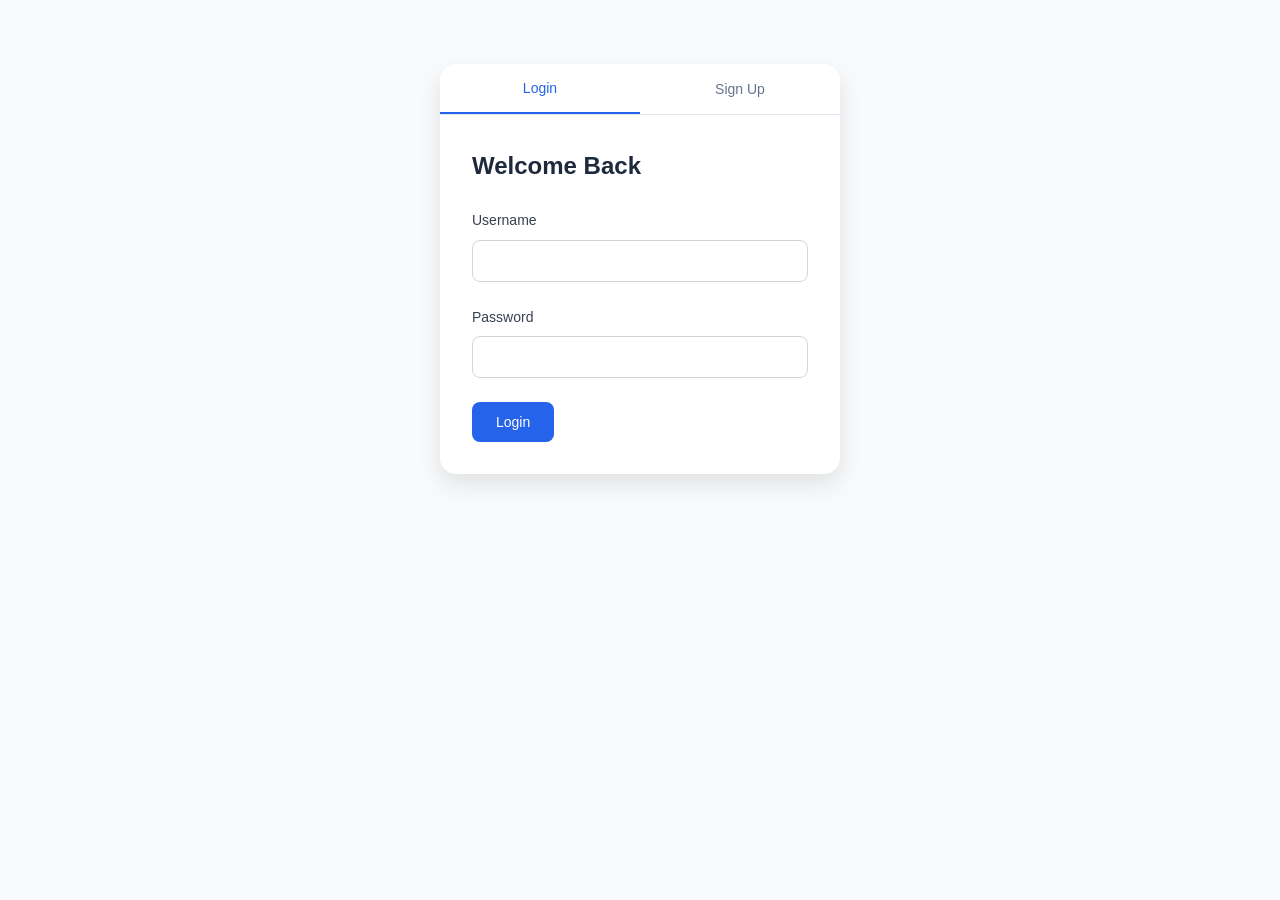
<file: templates/index.html>
<!DOCTYPE html>
<html lang="en">
<head>
    <meta charset="UTF-8">
    <meta name="viewport" content="width=device-width, initial-scale=1.0">
    <title>Log Analytics Platform</title>
    <link rel="stylesheet" href="/static/css/style.css">
</head>
<body>
    <div class="container">
        <div class="auth-container">
            <div class="auth-tabs">
                <button class="tab-btn active" onclick="showTab('login')">Login</button>
                <button class="tab-btn" onclick="showTab('signup')">Sign Up</button>
            </div>
            
            <div id="login" class="auth-form active">
                <h2>Welcome Back</h2>
                <form id="loginForm">
                    <div class="form-group">
                        <label for="loginUsername">Username</label>
                        <input type="text" id="loginUsername" name="username" required>
                    </div>
                    <div class="form-group">
                        <label for="loginPassword">Password</label>
                        <input type="password" id="loginPassword" name="password" required>
                    </div>
                    <button type="submit" class="btn-primary">Login</button>
                </form>
            </div>
            
            <div id="signup" class="auth-form">
                <h2>Create Account</h2>
                <form id="signupForm">
                    <div class="form-group">
                        <label for="signupUsername">Username</label>
                        <input type="text" id="signupUsername" name="username" required minlength="3" maxlength="50">
                    </div>
                    <div class="form-group">
                        <label for="signupPassword">Password</label>
                        <input type="password" id="signupPassword" name="password" required minlength="6">
                    </div>
                    <button type="submit" class="btn-primary">Sign Up</button>
                </form>
            </div>
        </div>
    </div>
    
    <script src="/static/js/auth.js"></script>
</body>
</html>
</file>
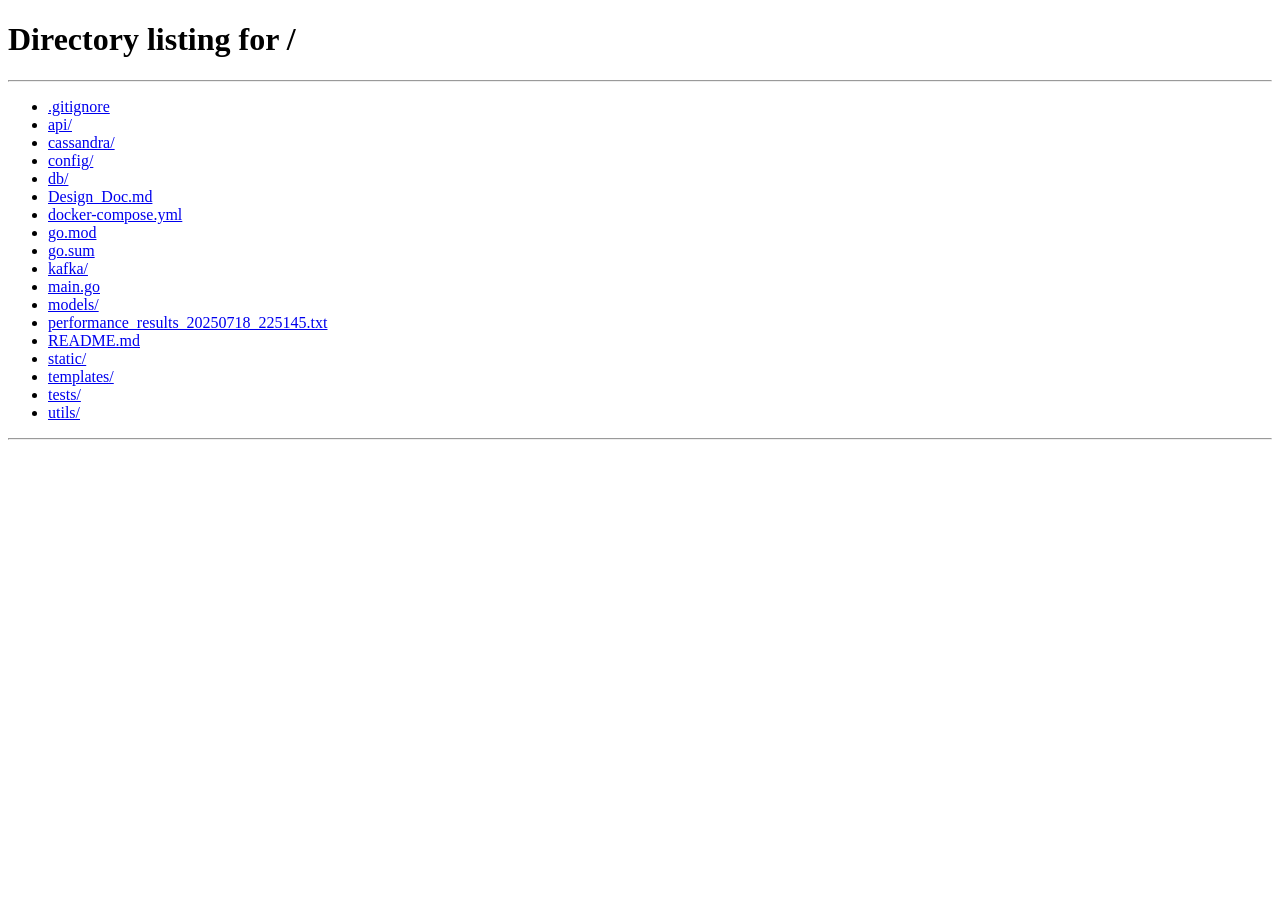
<file: templates/dashboard.html>
<!DOCTYPE html>
<html lang="en">
<head>
    <meta charset="UTF-8">
    <meta name="viewport" content="width=device-width, initial-scale=1.0">
    <title>Dashboard - Log Analytics Platform</title>
    <link rel="stylesheet" href="/static/css/style.css">
</head>
<body>
    <nav class="navbar">
        <div class="nav-container">
            <div class="nav-brand">
                <h1>Log Analytics</h1>
            </div>
            <div class="nav-user">
                <span id="username"></span>
                <button onclick="logout()" class="btn-secondary">Logout</button>
            </div>
        </div>
    </nav>

    <div class="container">
        <div class="dashboard-header">
            <h2>Welcome, <span id="userDisplayName"></span>!</h2>
            <button onclick="showCreateProjectModal()" class="btn-primary">+ New Project</button>
        </div>

        <div class="projects-section">
            <h3>Your Projects</h3>
            <div id="projectsList" class="projects-grid">
                <!-- Projects will be loaded here -->
            </div>
        </div>
    </div>

    <!-- Create Project Modal -->
    <div id="createProjectModal" class="modal">
        <div class="modal-content">
            <div class="modal-header">
                <h3>Create New Project</h3>
                <span class="close" onclick="closeCreateProjectModal()">&times;</span>
            </div>
            <form id="createProjectForm">
                <div class="form-group">
                    <label for="projectName">Project Name</label>
                    <input type="text" id="projectName" name="name" required maxlength="100">
                </div>
                <div class="form-group">
                    <label for="searchableKeys">Searchable Keys (comma-separated)</label>
                    <input type="text" id="searchableKeys" name="searchable_keys" placeholder="e.g., user_id, session_id, error_type">
                    <small style="color: #6b7280; font-size: 0.875rem;">
                        These keys will be used for filtering. Your log data can include any key-value pairs.
                    </small>
                </div>
                <div class="form-group">
                    <label for="ttl">TTL (optional)</label>
                    <input type="text" id="ttl" name="ttl" placeholder="e.g., 30d, 24h">
                </div>
                <div class="modal-actions">
                    <button type="button" onclick="closeCreateProjectModal()" class="btn-secondary">Cancel</button>
                    <button type="submit" class="btn-primary">Create Project</button>
                </div>
            </form>
        </div>
    </div>

    <script src="/static/js/dashboard.js"></script>
</body>
</html>
</file>
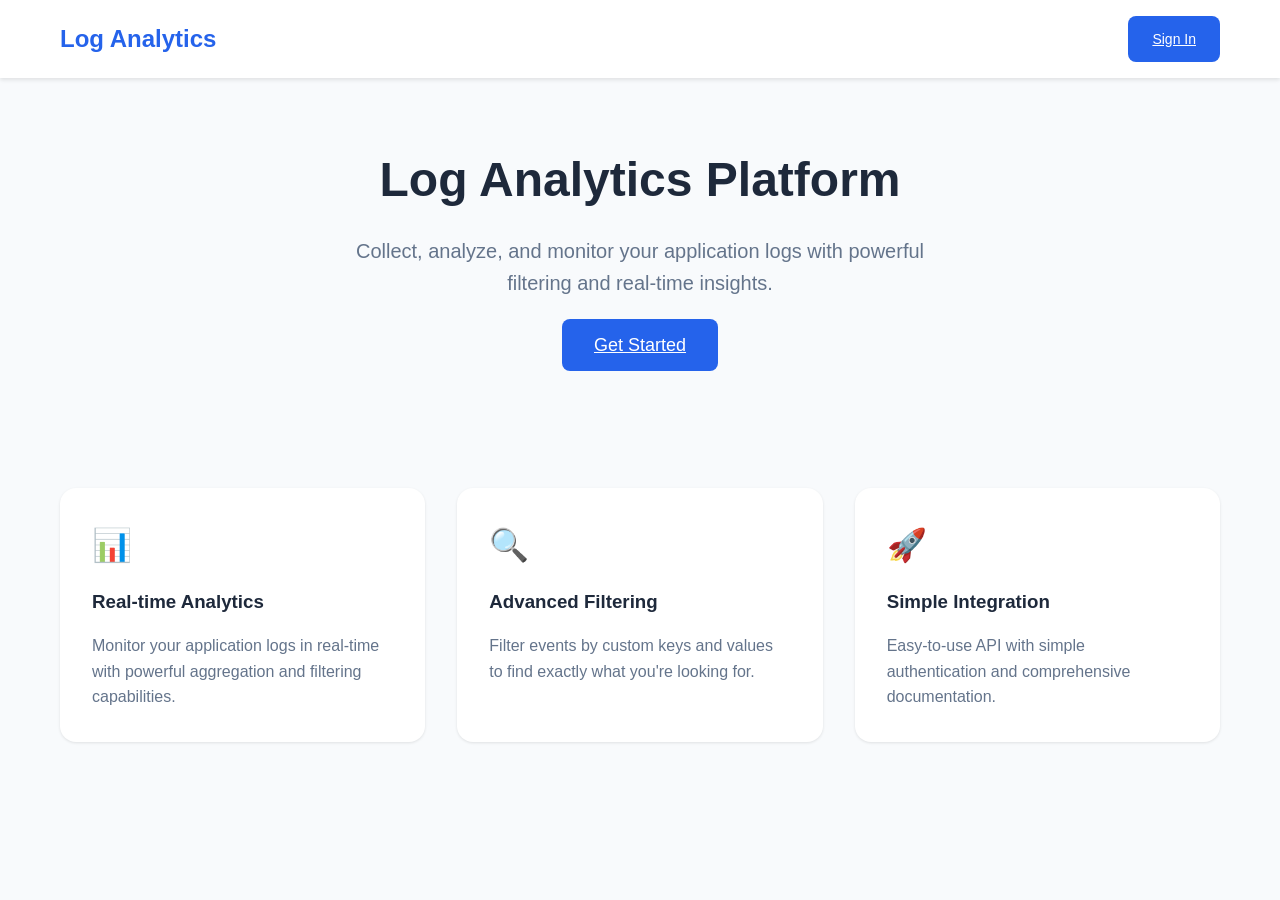
<file: templates/home.html>
<!DOCTYPE html>
<html lang="en">
<head>
    <meta charset="UTF-8">
    <meta name="viewport" content="width=device-width, initial-scale=1.0">
    <title>Log Analytics Platform</title>
    <link rel="stylesheet" href="/static/css/style.css">
</head>
<body>
    <nav class="navbar">
        <div class="nav-container">
            <div class="nav-brand">
                <h1>Log Analytics</h1>
            </div>
            <div class="nav-user">
                <a href="/login" class="btn-primary">Sign In</a>
            </div>
        </div>
    </nav>

    <div class="container">
        <div class="hero-section" style="text-align: center; padding: 4rem 0;">
            <h1 style="font-size: 3rem; color: #1e293b; margin-bottom: 1rem;">
                Log Analytics Platform
            </h1>
            <p style="font-size: 1.25rem; color: #64748b; margin-bottom: 2rem; max-width: 600px; margin-left: auto; margin-right: auto;">
                Collect, analyze, and monitor your application logs with powerful filtering and real-time insights.
            </p>
            <a href="/login" class="btn-primary" style="font-size: 1.125rem; padding: 1rem 2rem;">
                Get Started
            </a>
        </div>

        <div class="features-section" style="display: grid; grid-template-columns: repeat(auto-fit, minmax(300px, 1fr)); gap: 2rem; margin: 4rem 0;">
            <div class="feature-card" style="background: white; padding: 2rem; border-radius: 1rem; box-shadow: 0 1px 3px rgba(0,0,0,0.1);">
                <div style="font-size: 2rem; margin-bottom: 1rem;">📊</div>
                <h3 style="color: #1e293b; margin-bottom: 1rem;">Real-time Analytics</h3>
                <p style="color: #64748b;">Monitor your application logs in real-time with powerful aggregation and filtering capabilities.</p>
            </div>
            
            <div class="feature-card" style="background: white; padding: 2rem; border-radius: 1rem; box-shadow: 0 1px 3px rgba(0,0,0,0.1);">
                <div style="font-size: 2rem; margin-bottom: 1rem;">🔍</div>
                <h3 style="color: #1e293b; margin-bottom: 1rem;">Advanced Filtering</h3>
                <p style="color: #64748b;">Filter events by custom keys and values to find exactly what you're looking for.</p>
            </div>
            
            <div class="feature-card" style="background: white; padding: 2rem; border-radius: 1rem; box-shadow: 0 1px 3px rgba(0,0,0,0.1);">
                <div style="font-size: 2rem; margin-bottom: 1rem;">🚀</div>
                <h3 style="color: #1e293b; margin-bottom: 1rem;">Simple Integration</h3>
                <p style="color: #64748b;">Easy-to-use API with simple authentication and comprehensive documentation.</p>
            </div>
        </div>
    </div>
</body>
</html>
</file>
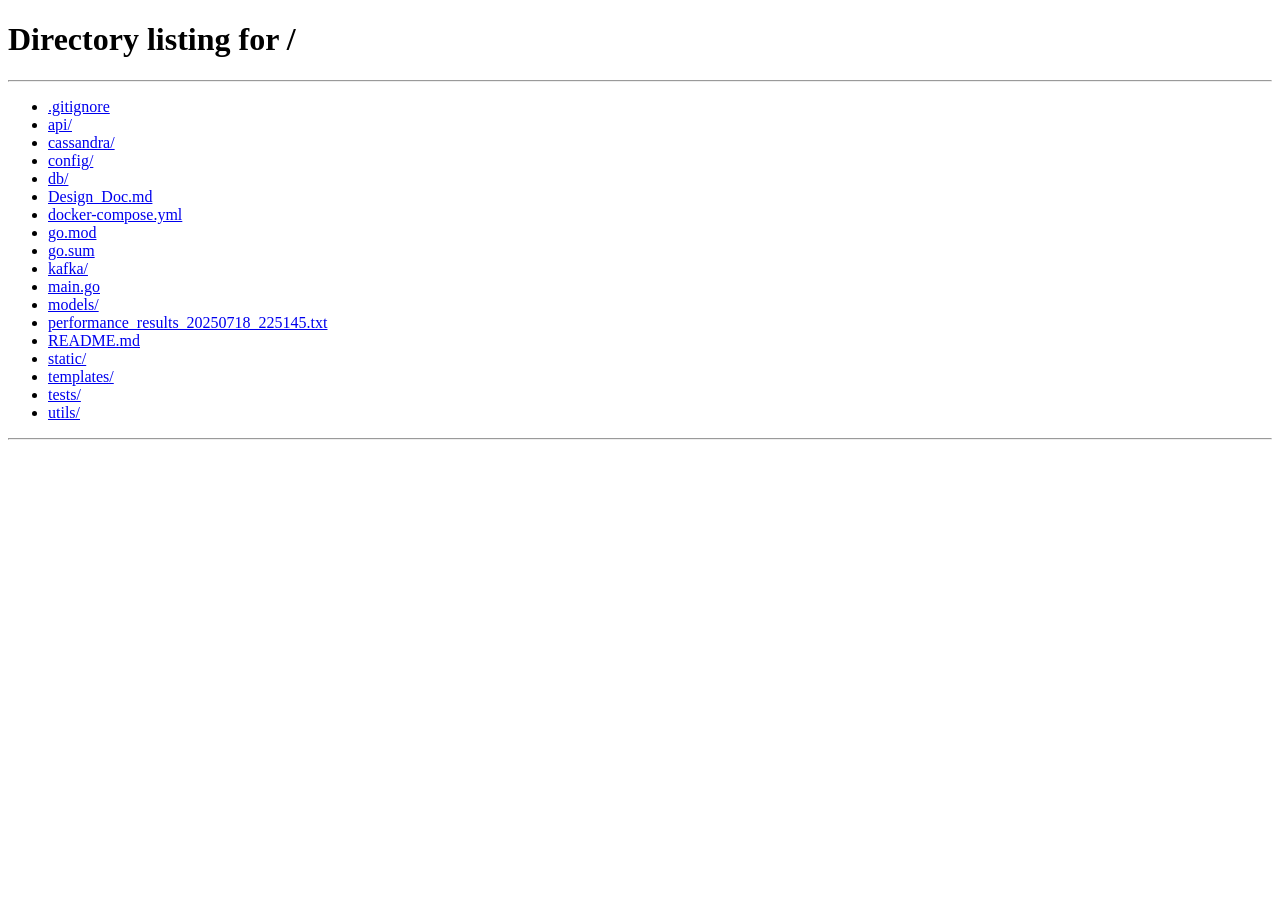
<file: templates/project.html>
<!DOCTYPE html>
<html lang="en">
<head>
    <meta charset="UTF-8">
    <meta name="viewport" content="width=device-width, initial-scale=1.0">
    <title>Project Details - Log Analytics Platform</title>
    <link rel="stylesheet" href="/static/css/style.css">
</head>
<body>
    <nav class="navbar">
        <div class="nav-container">
            <div class="nav-brand">
                <h1><a href="/dashboard" class="nav-link">Log Analytics</a></h1>
            </div>
            <div class="nav-user">
                <span id="username"></span>
                <button onclick="logout()" class="btn-secondary">Logout</button>
            </div>
        </div>
    </nav>

    <div class="container">
        <div class="project-header">
            <div class="breadcrumb">
                <a href="/dashboard">Dashboard</a> / <span id="projectName">Loading...</span>
            </div>
            <h2 id="projectTitle">Loading...</h2>
        </div>

        <div class="project-details">
            <div class="project-info">
                <div class="info-card">
                    <h3>Project Information</h3>
                    <div class="info-item">
                        <label>Project ID:</label>
                        <span id="projectId">Loading...</span>
                    </div>
                    <div class="info-item">
                        <label>Created:</label>
                        <span id="projectCreated">Loading...</span>
                    </div>
                    <div class="info-item">
                        <label>TTL:</label>
                        <span id="projectTtl">Loading...</span>
                    </div>
                </div>

                <div class="info-card">
                    <h3>API Key</h3>
                    <div class="api-key-container">
                        <input type="text" id="apiKey" readonly>
                        <button onclick="copyApiKey()" class="btn-secondary">Copy</button>
                    </div>
                    <p class="api-key-note">Use this API key to submit logs to this project</p>
                </div>

                <div class="info-card">
                    <h3>Searchable Keys</h3>
                    <div id="searchableKeys" class="keys-list">
                        <span>Loading...</span>
                    </div>
                </div>
            </div>
        </div>

        <div class="events-section">
            <div class="events-header">
                <h3>Events</h3>
                <div class="filters">
                    <div class="filter-group">
                        <label>Filter by keys:</label>
                        <div id="keyFilters" class="key-filters">
                            <span>Loading...</span>
                        </div>
                    </div>
                    <button onclick="clearFilters()" class="btn-secondary">Clear Filters</button>
                </div>
            </div>

            <div class="events-table-container">
                <table class="events-table">
                    <thead>
                        <tr>
                            <th>Event Name</th>
                            <th>Last Occurrence</th>
                            <th>Count</th>
                            <th>Actions</th>
                        </tr>
                    </thead>
                    <tbody id="eventsTableBody">
                        <tr>
                            <td colspan="4" style="text-align: center; padding: 2rem;">
                                Loading events...
                            </td>
                        </tr>
                    </tbody>
                </table>
            </div>
        </div>
    </div>

    <!-- Event Details Modal -->
    <div id="eventModal" class="modal">
        <div class="modal-content">
            <div class="modal-header">
                <h3 id="eventModalTitle">Event Details</h3>
                <span class="close" onclick="closeEventModal()">&times;</span>
            </div>
            <div class="modal-body">
                <div class="event-navigation">
                    <button onclick="previousEvent()" class="btn-secondary">Previous</button>
                    <span id="eventCounter">1 of 1</span>
                    <button onclick="nextEvent()" class="btn-secondary">Next</button>
                </div>
                <div id="eventDetails">
                    <p>Loading event details...</p>
                </div>
            </div>
        </div>
    </div>

    <script src="/static/js/project.js"></script>
</body>
</html>
</file>
<file: static/css/style.css>
/* Reset and base styles */
* {
    margin: 0;
    padding: 0;
    box-sizing: border-box;
}

body {
    font-family: -apple-system, BlinkMacSystemFont, 'Segoe UI', Roboto, Oxygen, Ubuntu, Cantarell, sans-serif;
    line-height: 1.6;
    color: #333;
    background-color: #f8fafc;
}

.container {
    max-width: 1200px;
    margin: 0 auto;
    padding: 0 20px;
}

/* Navigation */
.navbar {
    background: white;
    box-shadow: 0 2px 4px rgba(0,0,0,0.1);
    padding: 1rem 0;
    position: sticky;
    top: 0;
    z-index: 100;
}

.nav-container {
    max-width: 1200px;
    margin: 0 auto;
    padding: 0 20px;
    display: flex;
    justify-content: space-between;
    align-items: center;
}

.nav-brand h1 {
    color: #2563eb;
    font-size: 1.5rem;
    font-weight: 700;
}

.nav-link {
    color: #2563eb;
    text-decoration: none;
}

.nav-user {
    display: flex;
    align-items: center;
    gap: 1rem;
}

/* Buttons */
.btn-primary {
    background: #2563eb;
    color: white;
    border: none;
    padding: 0.75rem 1.5rem;
    border-radius: 0.5rem;
    cursor: pointer;
    font-size: 0.875rem;
    font-weight: 500;
    transition: background-color 0.2s;
}

.btn-primary:hover {
    background: #1d4ed8;
}

.btn-secondary {
    background: #f1f5f9;
    color: #475569;
    border: 1px solid #e2e8f0;
    padding: 0.75rem 1.5rem;
    border-radius: 0.5rem;
    cursor: pointer;
    font-size: 0.875rem;
    font-weight: 500;
    transition: all 0.2s;
}

.btn-secondary:hover {
    background: #e2e8f0;
    border-color: #cbd5e1;
}

/* Authentication */
.auth-container {
    max-width: 400px;
    margin: 4rem auto;
    background: white;
    border-radius: 1rem;
    box-shadow: 0 10px 25px rgba(0,0,0,0.1);
    overflow: hidden;
}

.auth-tabs {
    display: flex;
    border-bottom: 1px solid #e2e8f0;
}

.tab-btn {
    flex: 1;
    padding: 1rem;
    background: none;
    border: none;
    cursor: pointer;
    font-size: 0.875rem;
    font-weight: 500;
    color: #64748b;
    transition: all 0.2s;
}

.tab-btn.active {
    color: #2563eb;
    border-bottom: 2px solid #2563eb;
}

.auth-form {
    padding: 2rem;
    display: none;
}

.auth-form.active {
    display: block;
}

.auth-form h2 {
    margin-bottom: 1.5rem;
    color: #1e293b;
    font-size: 1.5rem;
    font-weight: 600;
}

.form-group {
    margin-bottom: 1.5rem;
}

.form-group label {
    display: block;
    margin-bottom: 0.5rem;
    color: #374151;
    font-weight: 500;
    font-size: 0.875rem;
}

.form-group input {
    width: 100%;
    padding: 0.75rem;
    border: 1px solid #d1d5db;
    border-radius: 0.5rem;
    font-size: 0.875rem;
    transition: border-color 0.2s;
}

.form-group input:focus {
    outline: none;
    border-color: #2563eb;
    box-shadow: 0 0 0 3px rgba(37, 99, 235, 0.1);
}

.form-group small {
    display: block;
    margin-top: 0.25rem;
    line-height: 1.4;
}

/* Dashboard */
.dashboard-header {
    display: flex;
    justify-content: space-between;
    align-items: center;
    margin: 2rem 0;
}

.dashboard-header h2 {
    color: #1e293b;
    font-size: 1.875rem;
    font-weight: 600;
}

.projects-section {
    background: white;
    border-radius: 1rem;
    padding: 2rem;
    box-shadow: 0 1px 3px rgba(0,0,0,0.1);
}

.projects-section h3 {
    margin-bottom: 1.5rem;
    color: #1e293b;
    font-size: 1.25rem;
    font-weight: 600;
}

.projects-grid {
    display: grid;
    grid-template-columns: repeat(auto-fill, minmax(300px, 1fr));
    gap: 1.5rem;
}

.project-card {
    background: white;
    border: 1px solid #e2e8f0;
    border-radius: 0.75rem;
    padding: 1.5rem;
    cursor: pointer;
    transition: all 0.2s;
    text-decoration: none;
    color: inherit;
}

.project-card:hover {
    border-color: #2563eb;
    box-shadow: 0 4px 12px rgba(37, 99, 235, 0.15);
    transform: translateY(-2px);
}

.project-card h4 {
    color: #1e293b;
    font-size: 1.125rem;
    font-weight: 600;
    margin-bottom: 0.5rem;
}

.project-card p {
    color: #64748b;
    font-size: 0.875rem;
    margin-bottom: 1rem;
}

.project-meta {
    display: flex;
    justify-content: space-between;
    align-items: center;
    font-size: 0.75rem;
    color: #94a3b8;
}

/* Project Details */
.project-header {
    margin: 2rem 0;
}

.breadcrumb {
    margin-bottom: 1rem;
    font-size: 0.875rem;
    color: #64748b;
}

.breadcrumb a {
    color: #2563eb;
    text-decoration: none;
}

.project-header h2 {
    color: #1e293b;
    font-size: 2rem;
    font-weight: 700;
}

.project-details {
    margin-bottom: 2rem;
}

.project-info {
    display: grid;
    grid-template-columns: repeat(auto-fit, minmax(300px, 1fr));
    gap: 1.5rem;
}

.info-card {
    background: white;
    border-radius: 0.75rem;
    padding: 1.5rem;
    box-shadow: 0 1px 3px rgba(0,0,0,0.1);
}

.info-card h3 {
    color: #1e293b;
    font-size: 1.125rem;
    font-weight: 600;
    margin-bottom: 1rem;
}

.info-item {
    display: flex;
    justify-content: space-between;
    margin-bottom: 0.75rem;
    font-size: 0.875rem;
}

.info-item label {
    color: #64748b;
    font-weight: 500;
}

.api-key-container {
    display: flex;
    gap: 0.5rem;
    margin-bottom: 0.5rem;
}

.api-key-container input {
    flex: 1;
    padding: 0.75rem;
    border: 1px solid #d1d5db;
    border-radius: 0.5rem;
    font-family: monospace;
    font-size: 0.875rem;
    background: #f8fafc;
}

.api-key-note {
    font-size: 0.75rem;
    color: #64748b;
}

.keys-list {
    display: flex;
    flex-wrap: wrap;
    gap: 0.5rem;
}

.key-tag {
    background: #e0e7ff;
    color: #3730a3;
    padding: 0.25rem 0.75rem;
    border-radius: 1rem;
    font-size: 0.75rem;
    font-weight: 500;
}

/* Events Section */
.events-section {
    background: white;
    border-radius: 1rem;
    padding: 2rem;
    box-shadow: 0 1px 3px rgba(0,0,0,0.1);
}

.events-header {
    display: flex;
    justify-content: space-between;
    align-items: center;
    margin-bottom: 1.5rem;
}

.events-header h3 {
    color: #1e293b;
    font-size: 1.25rem;
    font-weight: 600;
}

.filters {
    display: flex;
    align-items: center;
    gap: 1rem;
}

.filter-group {
    display: flex;
    align-items: center;
    gap: 0.5rem;
}

.filter-group label {
    font-size: 0.875rem;
    color: #64748b;
    font-weight: 500;
}

.key-filters {
    display: flex;
    flex-wrap: wrap;
    gap: 0.5rem;
}

.key-filter {
    display: flex;
    align-items: center;
    gap: 0.25rem;
}

.key-filter input[type="checkbox"] {
    margin: 0;
}

.key-filter label {
    font-size: 0.75rem;
    color: #374151;
}

/* Tables */
.events-table-container {
    overflow-x: auto;
}

.events-table {
    width: 100%;
    border-collapse: collapse;
    font-size: 0.875rem;
}

.events-table th {
    background: #f8fafc;
    padding: 1rem;
    text-align: left;
    font-weight: 600;
    color: #374151;
    border-bottom: 1px solid #e2e8f0;
}

.events-table td {
    padding: 1rem;
    border-bottom: 1px solid #f1f5f9;
    color: #374151;
}

.events-table tr:hover {
    background: #f8fafc;
}

.event-name {
    font-weight: 500;
    color: #1e293b;
}

.event-timestamp {
    color: #64748b;
    font-family: monospace;
}

.event-count {
    font-weight: 500;
    color: #059669;
}

/* Modals */
.modal {
    display: none;
    position: fixed;
    z-index: 1000;
    left: 0;
    top: 0;
    width: 100%;
    height: 100%;
    background-color: rgba(0,0,0,0.5);
}

.modal-content {
    background-color: white;
    margin: 5% auto;
    padding: 0;
    border-radius: 1rem;
    width: 90%;
    max-width: 600px;
    box-shadow: 0 20px 25px -5px rgba(0,0,0,0.1);
}

.modal-header {
    display: flex;
    justify-content: space-between;
    align-items: center;
    padding: 1.5rem;
    border-bottom: 1px solid #e2e8f0;
}

.modal-header h3 {
    color: #1e293b;
    font-size: 1.25rem;
    font-weight: 600;
}

.close {
    color: #64748b;
    font-size: 1.5rem;
    font-weight: bold;
    cursor: pointer;
    line-height: 1;
}

.close:hover {
    color: #374151;
}

.modal-body {
    padding: 1.5rem;
}

.modal-actions {
    display: flex;
    justify-content: flex-end;
    gap: 1rem;
    margin-top: 1.5rem;
}

/* Event Navigation */
.event-navigation {
    display: flex;
    justify-content: center;
    align-items: center;
    gap: 1rem;
    margin-bottom: 1.5rem;
    padding: 1rem;
    background: #f8fafc;
    border-radius: 0.5rem;
}

.event-navigation span {
    font-weight: 500;
    color: #374151;
}

/* Event Details */
.event-details {
    background: #f8fafc;
    border-radius: 0.5rem;
    padding: 1.5rem;
}

.event-detail-item {
    margin-bottom: 1rem;
}

.event-detail-item label {
    display: block;
    font-weight: 500;
    color: #374151;
    margin-bottom: 0.25rem;
    font-size: 0.875rem;
}

.event-detail-item span {
    color: #64748b;
    font-family: monospace;
    font-size: 0.875rem;
}



.event-data {
    margin-top: 0.5rem;
    border: 1px solid #e2e8f0;
    border-radius: 0.5rem;
    overflow: hidden;
}

.data-item {
    display: flex;
    border-bottom: 1px solid #f1f5f9;
    padding: 0.75rem;
}

.data-item:last-child {
    border-bottom: none;
}

.data-key {
    font-weight: 600;
    color: #374151;
    min-width: 120px;
    margin-right: 1rem;
    flex-shrink: 0;
}

.data-value {
    color: #6b7280;
    word-break: break-word;
    flex: 1;
    font-family: 'Monaco', 'Menlo', 'Ubuntu Mono', monospace;
    font-size: 0.875rem;
    line-height: 1.5;
}

.data-value pre {
    background: #f8fafc;
    border: 1px solid #e2e8f0;
    border-radius: 0.25rem;
    padding: 0.5rem;
    margin: 0;
    overflow-x: auto;
    font-size: 0.75rem;
    max-height: 200px;
    overflow-y: auto;
}

.data-value em {
    color: #9ca3af;
    font-style: italic;
}

/* Responsive */
@media (max-width: 768px) {
    .container {
        padding: 0 1rem;
    }
    
    .dashboard-header {
        flex-direction: column;
        gap: 1rem;
        align-items: flex-start;
    }
    
    .events-header {
        flex-direction: column;
        gap: 1rem;
        align-items: flex-start;
    }
    
    .filters {
        flex-direction: column;
        align-items: flex-start;
    }
    
    .project-info {
        grid-template-columns: 1fr;
    }
    
    .projects-grid {
        grid-template-columns: 1fr;
    }
    
    .modal-content {
        width: 95%;
        margin: 10% auto;
    }
    
    .data-item {
        flex-direction: column;
        gap: 0.5rem;
    }
    
    .data-key {
        min-width: auto;
        margin-right: 0;
    }
}
</file>
